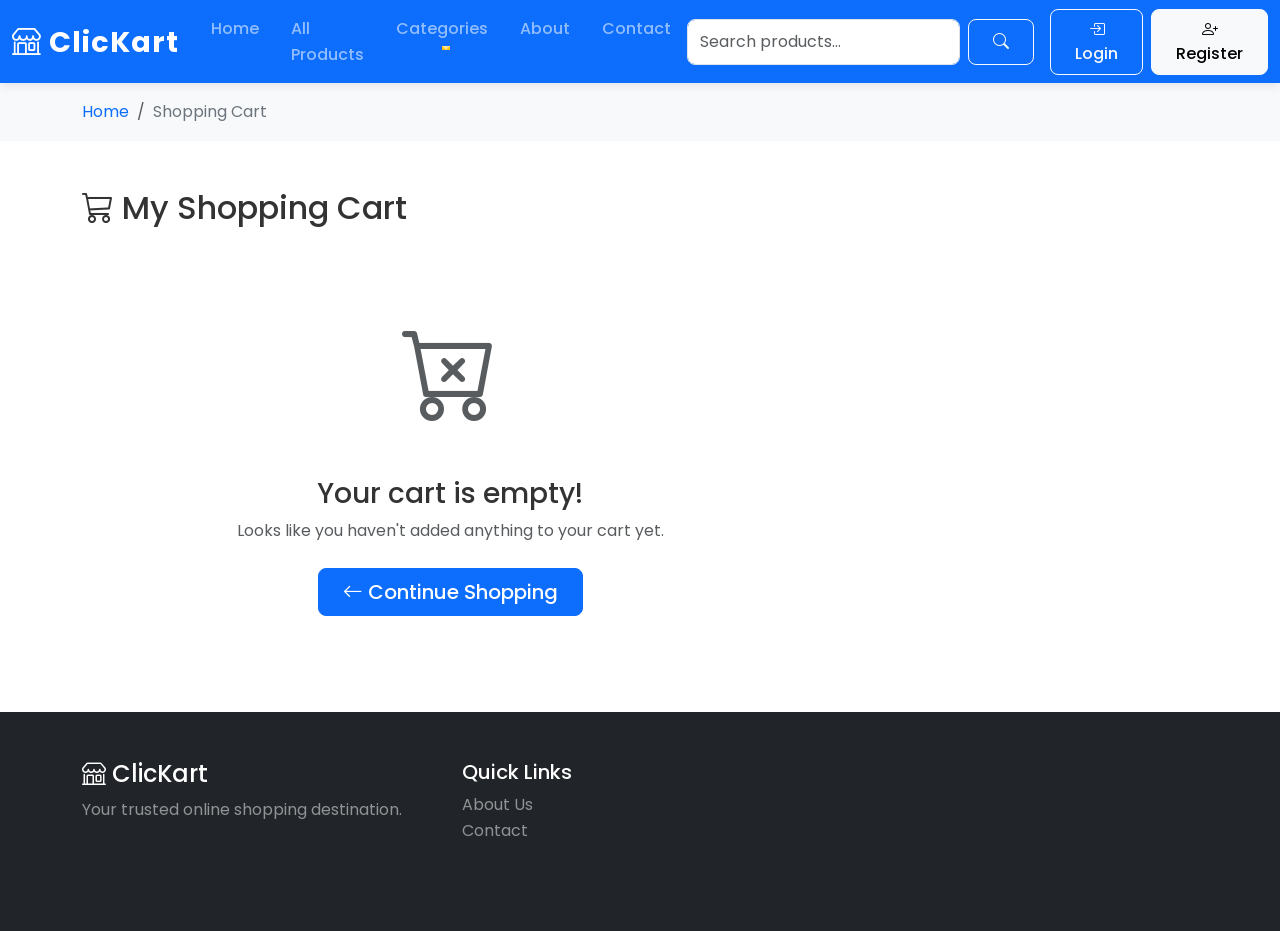
<file: html/cart.html>
<!DOCTYPE html>
<html lang="en">
<head>
    <meta charset="UTF-8">
    <meta name="viewport" content="width=device-width, initial-scale=1.0">
    <title>Shopping Cart - ClicKart</title>
    <link href="https://cdn.jsdelivr.net/npm/bootstrap@5.3.2/dist/css/bootstrap.min.css" rel="stylesheet">
    <link rel="stylesheet" href="https://cdn.jsdelivr.net/npm/bootstrap-icons@1.11.1/font/bootstrap-icons.css">
    <link rel="stylesheet" href="/css/styles.css">
</head>
<body>
    <!-- Navigation Bar -->
    <nav class="navbar navbar-expand-lg navbar-dark bg-primary sticky-top">
        <div class="container-fluid">
            <a class="navbar-brand fw-bold" href="index.html">
                <i class="bi bi-shop"></i> ClicKart
            </a>
            
            <button class="navbar-toggler" type="button" data-bs-toggle="collapse" data-bs-target="#mainNav">
                <span class="navbar-toggler-icon"></span>
            </button>
            
            <div class="collapse navbar-collapse" id="mainNav">
                <ul class="navbar-nav me-auto mb-2 mb-lg-0">
                    <li class="nav-item">
                        <a class="nav-link" href="index.html">Home</a>
                    </li>
                    <li class="nav-item">
                        <a class="nav-link" href="products.html">All Products</a>
                    </li>
                    <li class="nav-item dropdown">
                        <a class="nav-link dropdown-toggle" href="#" data-bs-toggle="dropdown">
                            Categories
                        </a>
                        <ul class="dropdown-menu">
                            <li><a class="dropdown-item" href="products.html?category=electronics">
                                <i class="bi bi-phone"></i> Electronics
                            </a></li>
                            <li><a class="dropdown-item" href="products.html?category=fashion">
                                <i class="bi bi-bag"></i> Fashion
                            </a></li>
                            <li><a class="dropdown-item" href="products.html?category=footwear">
                                <i class="bi bi-bag-check"></i> Footwear
                            </a></li>
                            <li><a class="dropdown-item" href="products.html?category=home">
                                <i class="bi bi-house"></i> Home & Furniture
                            </a></li>
                            <li><a class="dropdown-item" href="products.html?category=beauty">
                                <i class="bi bi-heart"></i> Beauty & Care
                            </a></li>
                            <li><a class="dropdown-item" href="products.html?category=sports">
                                <i class="bi bi-trophy"></i> Sports & Fitness
                            </a></li>
                            <li><a class="dropdown-item" href="products.html?category=books">
                                <i class="bi bi-book"></i> Books & Stationery
                            </a></li>
                        </ul>
                    </li>
                    <li class="nav-item">
                        <a class="nav-link" href="about.html">About</a>
                    </li>
                    <li class="nav-item">
                        <a class="nav-link" href="contact.html">Contact</a>
                    </li>
                </ul>
                
                <!-- Search Bar -->
                <form class="d-flex me-3" onsubmit="searchProducts(event)">
                    <input class="form-control me-2" type="search" id="navSearchInput" placeholder="Search products..." style="min-width: 250px;">
                    <button class="btn btn-outline-light" type="submit">
                        <i class="bi bi-search"></i>
                    </button>
                </form>
                
                <!-- User Actions - Logged Out -->
                <div class="d-flex gap-2" id="loggedOutNav">
                    <button class="btn btn-outline-light" data-bs-toggle="modal" data-bs-target="#loginModal">
                        <i class="bi bi-box-arrow-in-right"></i> Login
                    </button>
                    <button class="btn btn-light" data-bs-toggle="modal" data-bs-target="#registerModal">
                        <i class="bi bi-person-plus"></i> Register
                    </button>
                </div>

                <!-- User Actions - Logged In -->
                <div class="dropdown" id="loggedInNav" style="display: none;">
                    <button class="btn btn-light dropdown-toggle" type="button" data-bs-toggle="dropdown">
                        <i class="bi bi-person-circle"></i> <span id="userNameDisplay">User</span>
                    </button>
                    <ul class="dropdown-menu dropdown-menu-end">
                        <li><h6 class="dropdown-header">Hello, <span id="userNameDropdown">User</span>!</h6></li>
                        <li><hr class="dropdown-divider"></li>
                        <li><a class="dropdown-item" href="#" onclick="viewProfile()">
                            <i class="bi bi-person"></i> My Account
                        </a></li>
                        <li><a class="dropdown-item position-relative" href="wishlist.html">
                            <i class="bi bi-heart"></i> My Wishlist
                            <span id="wishlistBadge" class="position-absolute top-50 end-0 translate-middle-y badge rounded-pill bg-danger me-2">0</span>
                        </a></li>
                        <li><a class="dropdown-item position-relative" href="cart.html">
                            <i class="bi bi-cart3"></i> My Cart
                            <span id="cartBadge" class="position-absolute top-50 end-0 translate-middle-y badge rounded-pill bg-danger me-2">0</span>
                        </a></li>
                        <li><a class="dropdown-item" href="#" onclick="viewOrders()">
                            <i class="bi bi-box-seam"></i> My Orders
                        </a></li>
                        <li><hr class="dropdown-divider"></li>
                        <li><a class="dropdown-item text-danger" href="#" onclick="logout()">
                            <i class="bi bi-box-arrow-right"></i> Logout
                        </a></li>
                    </ul>
                </div>
            </div>
        </div>
    </nav>

    <!-- Breadcrumb -->
    <section class="py-3 bg-light">
        <div class="container">
            <nav aria-label="breadcrumb">
                <ol class="breadcrumb mb-0">
                    <li class="breadcrumb-item"><a href="index.html">Home</a></li>
                    <li class="breadcrumb-item active">Shopping Cart</li>
                </ol>
            </nav>
        </div>
    </section>

    <!-- Shopping Cart Section -->
    <section class="py-5">
        <div class="container">
            <h2 class="mb-4"><i class="bi bi-cart3"></i> My Shopping Cart</h2>
            
            <div class="row">
                <!-- Cart Items -->
                <div class="col-lg-8">
                    <!-- Cart Items Container -->
                    <div id="cartItemsContainer">
                        <!-- Items loaded by JavaScript -->
                    </div>

                    <!-- Empty Cart State -->
                    <div id="emptyCart" class="text-center py-5 d-none">
                        <i class="bi bi-cart-x text-muted" style="font-size: 6rem;"></i>
                        <h3 class="mt-4">Your cart is empty!</h3>
                        <p class="text-muted mb-4">Looks like you haven't added anything to your cart yet.</p>
                        <a href="products.html" class="btn btn-primary btn-lg">
                            <i class="bi bi-arrow-left"></i> Continue Shopping
                        </a>
                    </div>

                    <!-- Continue Shopping Button (when cart has items) -->
                    <div id="continueShoppingBtn" class="mt-3 d-none">
                        <a href="products.html" class="btn btn-outline-primary">
                            <i class="bi bi-arrow-left"></i> Continue Shopping
                        </a>
                    </div>
                </div>

                <!-- Cart Summary -->
                <div class="col-lg-4">
                    <div id="cartSummary" class="sticky-top d-none" style="top: 100px;">
                        <div class="card shadow-sm">
                            <div class="card-header bg-primary text-white">
                                <h5 class="mb-0">Order Summary</h5>
                            </div>
                            <div class="card-body">
                                <!-- Price Details -->
                                <div class="d-flex justify-content-between mb-2">
                                    <span>Subtotal (<span id="totalItems">0</span> items)</span>
                                    <span>₹<span id="subtotalAmount">0</span></span>
                                </div>
                                <div class="d-flex justify-content-between mb-2">
                                    <span>Shipping</span>
                                    <span class="text-success" id="shippingAmount">FREE</span>
                                </div>
                                <div class="d-flex justify-content-between mb-2">
                                    <span>Tax (18% GST)</span>
                                    <span>₹<span id="taxAmount">0</span></span>
                                </div>
                                <hr>
                                <div class="d-flex justify-content-between mb-3">
                                    <h5 class="mb-0">Total Amount</h5>
                                    <h5 class="mb-0 text-success">₹<span id="totalAmount">0</span></h5>
                                </div>

                                <!-- Discount Badge -->
                                <div class="alert alert-success mb-3" id="freeShippingBadge" style="display: none;">
                                    <i class="bi bi-check-circle-fill"></i> You've got FREE shipping!
                                </div>
                                <div class="alert alert-warning mb-3" id="shippingWarning" style="display: none;">
                                    <i class="bi bi-info-circle-fill"></i> Add ₹<span id="amountNeeded">0</span> more for FREE shipping
                                </div>

                                <!-- Checkout Button -->
                                <button class="btn btn-success w-100 btn-lg mb-2" onclick="proceedToCheckout()">
                                    <i class="bi bi-check-circle"></i> Proceed to Checkout
                                </button>

                                <!-- Promo Code -->
                                <div class="mt-3">
                                    <div class="input-group">
                                        <input type="text" class="form-control" id="promoCode" placeholder="Enter promo code">
                                        <button class="btn btn-outline-secondary" type="button" onclick="applyPromoCode()">
                                            Apply
                                        </button>
                                    </div>
                                </div>

                                <!-- Payment Icons -->
                                <div class="text-center mt-3">
                                    <small class="text-muted">We Accept</small>
                                    <div class="mt-2">
                                        <i class="bi bi-credit-card-2-front fs-4 me-2"></i>
                                        <i class="bi bi-paypal fs-4 me-2"></i>
                                        <i class="bi bi-wallet2 fs-4"></i>
                                    </div>
                                </div>
                            </div>
                        </div>

                        <!-- Safe Shopping -->
                        <div class="card mt-3 shadow-sm">
                            <div class="card-body">
                                <h6 class="card-title"><i class="bi bi-shield-check text-success"></i> Safe & Secure</h6>
                                <ul class="list-unstyled small mb-0">
                                    <li><i class="bi bi-check-circle text-success"></i> 100% Secure Payments</li>
                                    <li><i class="bi bi-check-circle text-success"></i> Easy Returns & Refunds</li>
                                    <li><i class="bi bi-check-circle text-success"></i> Genuine Products</li>
                                </ul>
                            </div>
                        </div>
                    </div>
                </div>
            </div>

            <!-- You May Also Like -->
            <div id="suggestedProducts" class="mt-5 d-none">
                <h4 class="mb-4">You May Also Like</h4>
                <div id="suggestedProductsContainer" class="row row-cols-2 row-cols-md-4 g-3">
                    <!-- Suggested products loaded by JS -->
                </div>
            </div>
        </div>
    </section>

    <!-- Footer -->
    <footer class="bg-dark text-white py-5">
        <div class="container">
            <div class="row">
                <div class="col-lg-4 mb-4">
                    <h4><i class="bi bi-shop"></i> ClicKart</h4>
                    <p class="text-white-50">Your trusted online shopping destination.</p>
                </div>
                <div class="col-lg-2 col-md-6 mb-4">
                    <h5>Quick Links</h5>
                    <ul class="list-unstyled">
                        <li><a href="about.html" class="text-white-50 text-decoration-none">About Us</a></li>
                        <li><a href="contact.html" class="text-white-50 text-decoration-none">Contact</a></li>
                    </ul>
                </div>
            </div>
        </div>
    </footer>

    <!-- Login Modal -->
    <div class="modal fade" id="loginModal" tabindex="-1">
        <div class="modal-dialog modal-dialog-centered">
            <div class="modal-content">
                <div class="modal-header">
                    <h5 class="modal-title"><i class="bi bi-box-arrow-in-right"></i> Login</h5>
                    <button type="button" class="btn-close" data-bs-dismiss="modal"></button>
                </div>
                <div class="modal-body">
                    <form id="loginForm" onsubmit="handleLogin(event)">
                        <div class="mb-3">
                            <input type="email" class="form-control" id="loginEmail" placeholder="Email" required>
                        </div>
                        <div class="mb-3">
                            <input type="password" class="form-control" id="loginPassword" placeholder="Password" required>
                        </div>
                        <button type="submit" class="btn btn-primary w-100">Login</button>
                    </form>
                    <div class="text-center mt-3">
                        <p class="mb-0">Don't have an account? 
                            <a href="#" data-bs-dismiss="modal" data-bs-toggle="modal" data-bs-target="#registerModal">Register here</a>
                        </p>
                    </div>
                </div>
            </div>
        </div>
    </div>

    <!-- Register Modal -->
    <div class="modal fade" id="registerModal" tabindex="-1">
        <div class="modal-dialog modal-dialog-centered">
            <div class="modal-content">
                <div class="modal-header">
                    <h5 class="modal-title"><i class="bi bi-person-plus"></i> Create Account</h5>
                    <button type="button" class="btn-close" data-bs-dismiss="modal"></button>
                </div>
                <div class="modal-body">
                    <form id="registerForm" onsubmit="handleRegister(event)">
                        <div class="mb-3">
                            <input type="text" class="form-control" id="registerName" placeholder="Full Name" required>
                        </div>
                        <div class="mb-3">
                            <input type="email" class="form-control" id="registerEmail" placeholder="Email" required>
                        </div>
                        <div class="mb-3">
                            <input type="tel" class="form-control" id="registerPhone" placeholder="Phone" pattern="[0-9]{10}" required>
                        </div>
                        <div class="mb-3">
                            <input type="password" class="form-control" id="registerPassword" placeholder="Password" minlength="6" required>
                        </div>
                        <div class="mb-3">
                            <input type="password" class="form-control" id="registerConfirmPassword" placeholder="Confirm Password" required>
                        </div>
                        <button type="submit" class="btn btn-primary w-100">Create Account</button>
                    </form>
                    <div class="text-center mt-3">
                        <p class="mb-0">Already have an account? 
                            <a href="#" data-bs-dismiss="modal" data-bs-toggle="modal" data-bs-target="#loginModal">Login here</a>
                        </p>
                    </div>
                </div>
            </div>
        </div>
    </div>

    <!-- Toast -->
    <div class="position-fixed bottom-0 end-0 p-3" style="z-index: 11">
        <div id="liveToast" class="toast hide">
            <div class="toast-header bg-success text-white">
                <strong class="me-auto">Success</strong>
                <button type="button" class="btn-close btn-close-white" data-bs-dismiss="toast"></button>
            </div>
            <div class="toast-body" id="toastMessage"></div>
        </div>
    </div>

    <script src="https://cdn.jsdelivr.net/npm/bootstrap@5.3.2/dist/js/bootstrap.bundle.min.js"></script>
    <script src="/js/products-data.js"></script>
    <script src="/js/script.js"></script>
    <script>
        document.addEventListener('DOMContentLoaded', function() {
            displayCartPage();
        });
    </script>
</body>
</html>
</file>
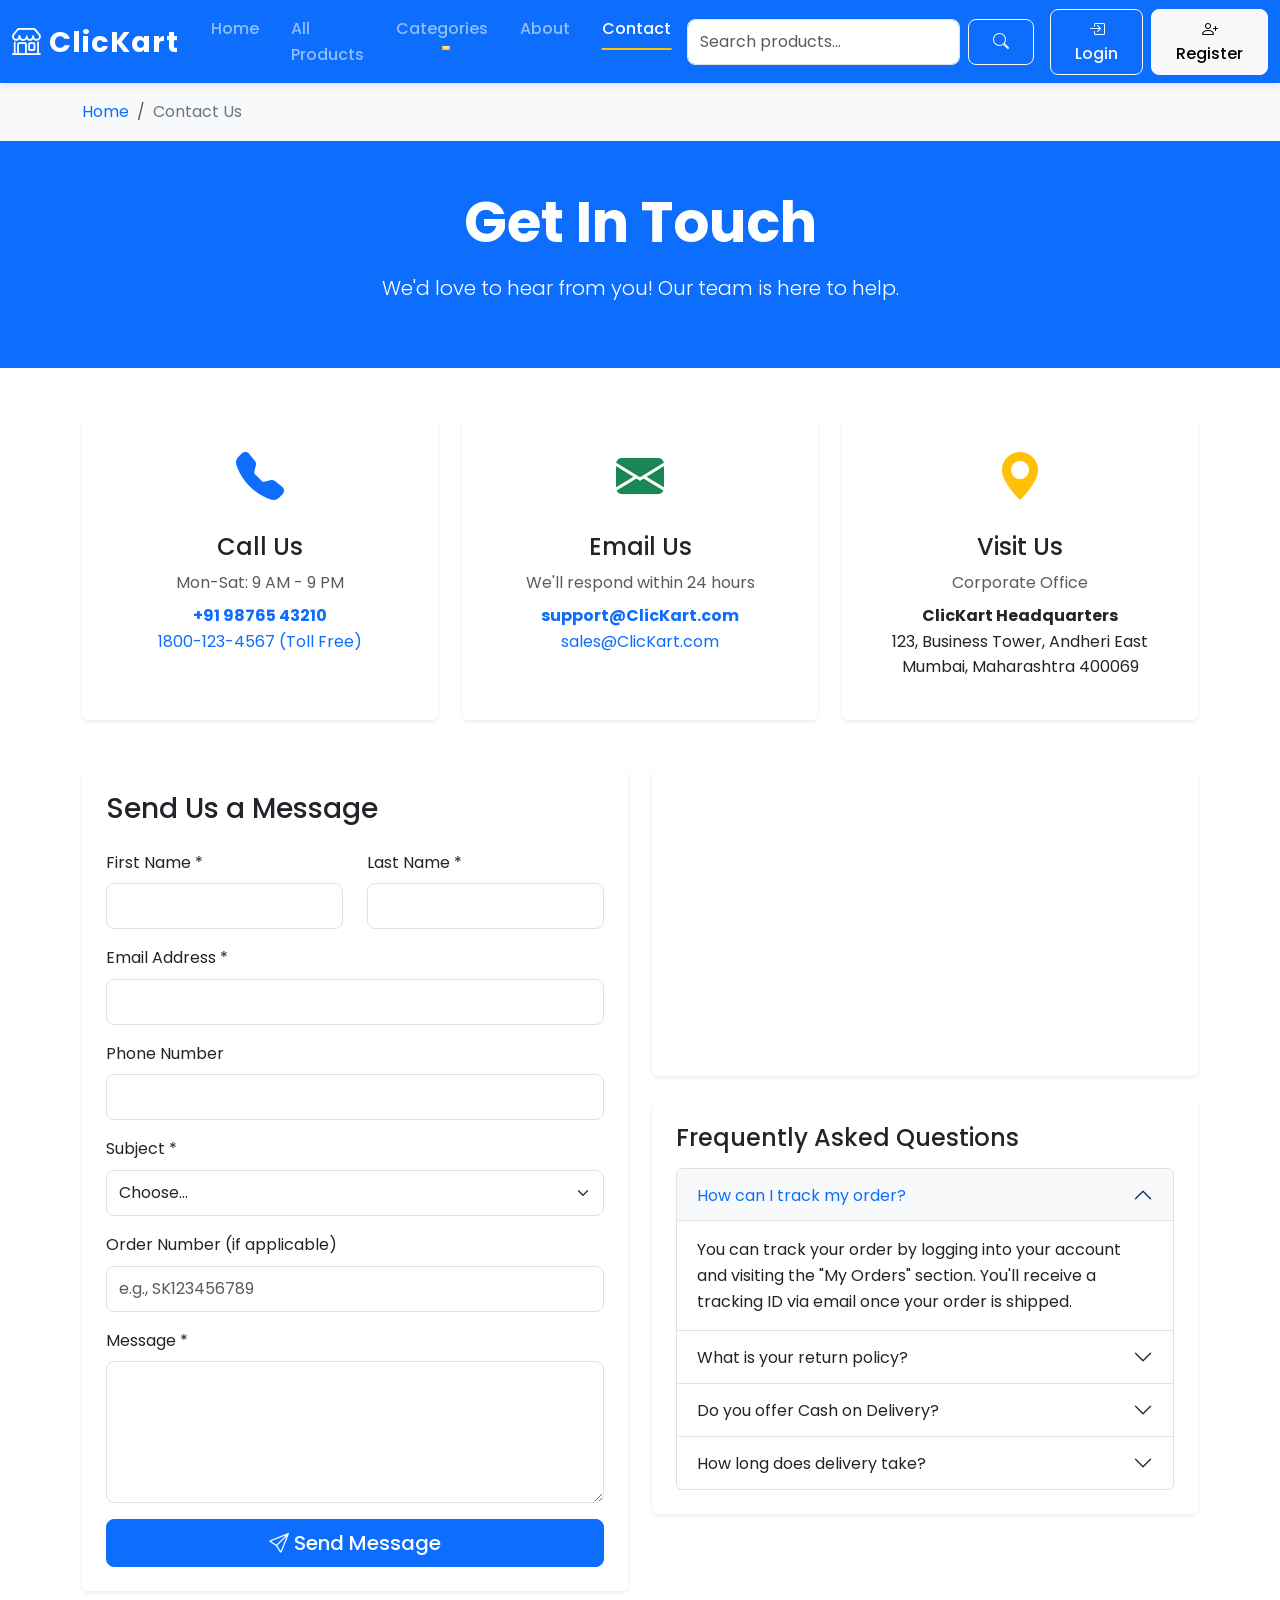
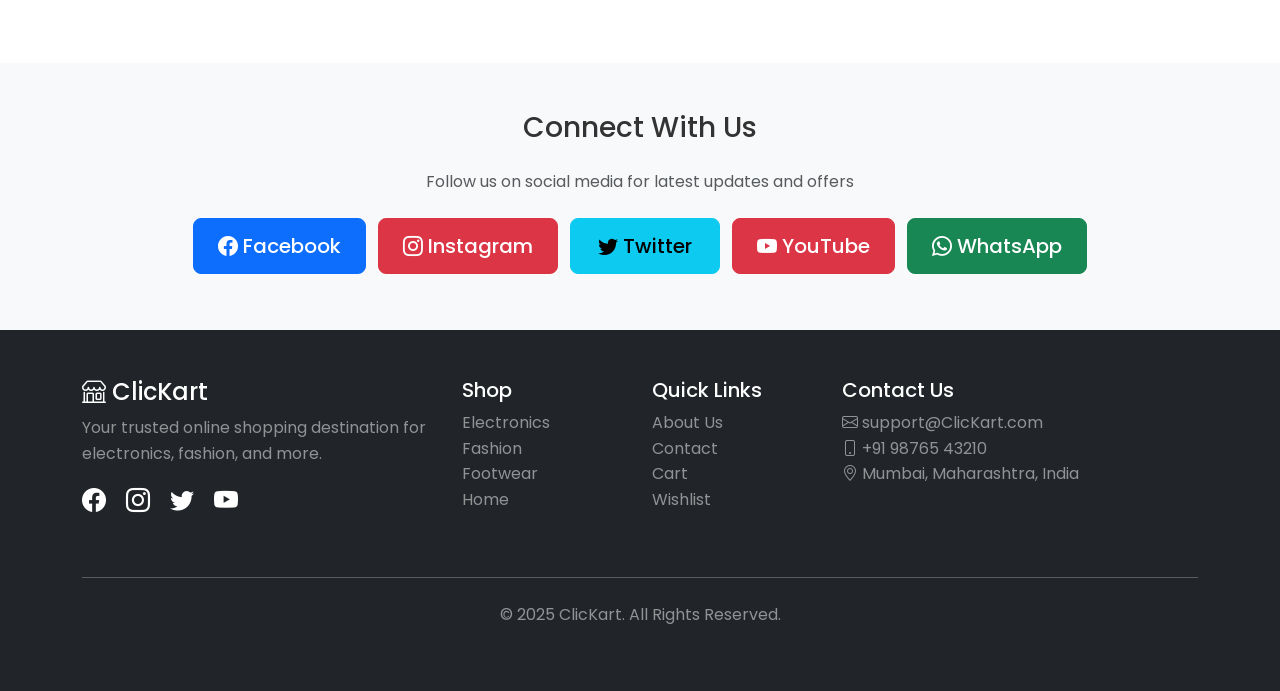
<file: html/contact.html>
<!DOCTYPE html>
<html lang="en">
<head>
    <meta charset="UTF-8">
    <meta name="viewport" content="width=device-width, initial-scale=1.0">
    <title>Contact Us - ClicKart</title>
    <link href="https://cdn.jsdelivr.net/npm/bootstrap@5.3.2/dist/css/bootstrap.min.css" rel="stylesheet">
    <link rel="stylesheet" href="https://cdn.jsdelivr.net/npm/bootstrap-icons@1.11.1/font/bootstrap-icons.css">
    <link rel="stylesheet" href="/css/styles.css">
</head>
<body>
    <!-- Navigation Bar -->
    <nav class="navbar navbar-expand-lg navbar-dark bg-primary sticky-top">
        <div class="container-fluid">
            <a class="navbar-brand fw-bold" href="index.html">
                <i class="bi bi-shop"></i> ClicKart
            </a>
            
            <button class="navbar-toggler" type="button" data-bs-toggle="collapse" data-bs-target="#mainNav">
                <span class="navbar-toggler-icon"></span>
            </button>
            
            <div class="collapse navbar-collapse" id="mainNav">
                <ul class="navbar-nav me-auto mb-2 mb-lg-0">
                    <li class="nav-item">
                        <a class="nav-link" href="index.html">Home</a>
                    </li>
                    <li class="nav-item">
                        <a class="nav-link" href="products.html">All Products</a>
                    </li>
                    <li class="nav-item dropdown">
                        <a class="nav-link dropdown-toggle" href="#" data-bs-toggle="dropdown">
                            Categories
                        </a>
                        <ul class="dropdown-menu">
                            <li><a class="dropdown-item" href="products.html?category=electronics">
                                <i class="bi bi-phone"></i> Electronics
                            </a></li>
                            <li><a class="dropdown-item" href="products.html?category=fashion">
                                <i class="bi bi-bag"></i> Fashion
                            </a></li>
                            <li><a class="dropdown-item" href="products.html?category=footwear">
                                <i class="bi bi-bag-check"></i> Footwear
                            </a></li>
                            <li><a class="dropdown-item" href="products.html?category=home">
                                <i class="bi bi-house"></i> Home & Furniture
                            </a></li>
                            <li><a class="dropdown-item" href="products.html?category=beauty">
                                <i class="bi bi-heart"></i> Beauty & Care
                            </a></li>
                            <li><a class="dropdown-item" href="products.html?category=sports">
                                <i class="bi bi-trophy"></i> Sports & Fitness
                            </a></li>
                            <li><a class="dropdown-item" href="products.html?category=books">
                                <i class="bi bi-book"></i> Books & Stationery
                            </a></li>
                        </ul>
                    </li>
                    <li class="nav-item">
                        <a class="nav-link" href="about.html">About</a>
                    </li>
                    <li class="nav-item">
                        <a class="nav-link active" href="contact.html">Contact</a>
                    </li>
                </ul>
                
                <!-- Search Bar -->
                <form class="d-flex me-3" onsubmit="searchProducts(event)">
                    <input class="form-control me-2" type="search" id="navSearchInput" placeholder="Search products..." style="min-width: 250px;">
                    <button class="btn btn-outline-light" type="submit">
                        <i class="bi bi-search"></i>
                    </button>
                </form>
                
                <!-- User Actions - Logged Out -->
                <div class="d-flex gap-2" id="loggedOutNav">
                    <button class="btn btn-outline-light" data-bs-toggle="modal" data-bs-target="#loginModal">
                        <i class="bi bi-box-arrow-in-right"></i> Login
                    </button>
                    <button class="btn btn-light" data-bs-toggle="modal" data-bs-target="#registerModal">
                        <i class="bi bi-person-plus"></i> Register
                    </button>
                </div>

                <!-- User Actions - Logged In -->
                <div class="dropdown" id="loggedInNav" style="display: none;">
                    <button class="btn btn-light dropdown-toggle" type="button" data-bs-toggle="dropdown">
                        <i class="bi bi-person-circle"></i> <span id="userNameDisplay">User</span>
                    </button>
                    <ul class="dropdown-menu dropdown-menu-end">
                        <li><h6 class="dropdown-header">Hello, <span id="userNameDropdown">User</span>!</h6></li>
                        <li><hr class="dropdown-divider"></li>
                        <li><a class="dropdown-item" href="#" onclick="viewProfile()">
                            <i class="bi bi-person"></i> My Account
                        </a></li>
                        <li><a class="dropdown-item position-relative" href="wishlist.html">
                            <i class="bi bi-heart"></i> My Wishlist
                            <span id="wishlistBadge" class="position-absolute top-50 end-0 translate-middle-y badge rounded-pill bg-danger me-2">0</span>
                        </a></li>
                        <li><a class="dropdown-item position-relative" href="cart.html">
                            <i class="bi bi-cart3"></i> My Cart
                            <span id="cartBadge" class="position-absolute top-50 end-0 translate-middle-y badge rounded-pill bg-danger me-2">0</span>
                        </a></li>
                        <li><a class="dropdown-item" href="#" onclick="viewOrders()">
                            <i class="bi bi-box-seam"></i> My Orders
                        </a></li>
                        <li><hr class="dropdown-divider"></li>
                        <li><a class="dropdown-item text-danger" href="#" onclick="logout()">
                            <i class="bi bi-box-arrow-right"></i> Logout
                        </a></li>
                    </ul>
                </div>
            </div>
        </div>
    </nav>

    <!-- Breadcrumb -->
    <section class="py-3 bg-light">
        <div class="container">
            <nav aria-label="breadcrumb">
                <ol class="breadcrumb mb-0">
                    <li class="breadcrumb-item"><a href="index.html">Home</a></li>
                    <li class="breadcrumb-item active">Contact Us</li>
                </ol>
            </nav>
        </div>
    </section>

    <!-- Contact Header -->
    <section class="py-5 bg-primary text-white">
        <div class="container text-center">
            <h1 class="display-4 fw-bold mb-3">Get In Touch</h1>
            <p class="lead">We'd love to hear from you! Our team is here to help.</p>
        </div>
    </section>

    <!-- Contact Information Cards -->
    <section class="py-5">
        <div class="container">
            <div class="row g-4 mb-5">
                <div class="col-md-4">
                    <div class="card h-100 text-center border-0 shadow-sm">
                        <div class="card-body p-4">
                            <i class="bi bi-telephone-fill text-primary" style="font-size: 3rem;"></i>
                            <h4 class="mt-3">Call Us</h4>
                            <p class="text-muted mb-2">Mon-Sat: 9 AM - 9 PM</p>
                            <a href="tel:+919876543210" class="text-decoration-none fw-bold">+91 98765 43210</a><br>
                            <a href="tel:18001234567" class="text-decoration-none">1800-123-4567 (Toll Free)</a>
                        </div>
                    </div>
                </div>
                <div class="col-md-4">
                    <div class="card h-100 text-center border-0 shadow-sm">
                        <div class="card-body p-4">
                            <i class="bi bi-envelope-fill text-success" style="font-size: 3rem;"></i>
                            <h4 class="mt-3">Email Us</h4>
                            <p class="text-muted mb-2">We'll respond within 24 hours</p>
                            <a href="mailto:support@ClicKart.com" class="text-decoration-none fw-bold">support@ClicKart.com</a><br>
                            <a href="mailto:sales@ClicKart.com" class="text-decoration-none">sales@ClicKart.com</a>
                        </div>
                    </div>
                </div>
                <div class="col-md-4">
                    <div class="card h-100 text-center border-0 shadow-sm">
                        <div class="card-body p-4">
                            <i class="bi bi-geo-alt-fill text-warning" style="font-size: 3rem;"></i>
                            <h4 class="mt-3">Visit Us</h4>
                            <p class="text-muted mb-2">Corporate Office</p>
                            <p class="fw-bold mb-0">ClicKart Headquarters</p>
                            <p>123, Business Tower, Andheri East<br>Mumbai, Maharashtra 400069</p>
                        </div>
                    </div>
                </div>
            </div>

            <!-- Contact Form & Map -->
            <div class="row">
                <div class="col-lg-6 mb-4">
                    <div class="card border-0 shadow-sm">
                        <div class="card-body p-4">
                            <h3 class="mb-4">Send Us a Message</h3>
                            <form id="contactForm" class="needs-validation" novalidate>
                                <div class="row">
                                    <div class="col-md-6 mb-3">
                                        <label for="firstName" class="form-label">First Name *</label>
                                        <input type="text" class="form-control" id="firstName" required>
                                        <div class="invalid-feedback">Please enter your first name.</div>
                                    </div>
                                    <div class="col-md-6 mb-3">
                                        <label for="lastName" class="form-label">Last Name *</label>
                                        <input type="text" class="form-control" id="lastName" required>
                                        <div class="invalid-feedback">Please enter your last name.</div>
                                    </div>
                                </div>
                                <div class="mb-3">
                                    <label for="email" class="form-label">Email Address *</label>
                                    <input type="email" class="form-control" id="email" required>
                                    <div class="invalid-feedback">Please enter a valid email.</div>
                                </div>
                                <div class="mb-3">
                                    <label for="phone" class="form-label">Phone Number</label>
                                    <input type="tel" class="form-control" id="phone" pattern="[0-9]{10}">
                                    <div class="invalid-feedback">Please enter a valid 10-digit phone number.</div>
                                </div>
                                <div class="mb-3">
                                    <label for="subject" class="form-label">Subject *</label>
                                    <select class="form-select" id="subject" required>
                                        <option value="">Choose...</option>
                                        <option value="order">Order Related Query</option>
                                        <option value="product">Product Inquiry</option>
                                        <option value="return">Return/Exchange</option>
                                        <option value="complaint">Complaint</option>
                                        <option value="feedback">Feedback</option>
                                        <option value="other">Other</option>
                                    </select>
                                    <div class="invalid-feedback">Please select a subject.</div>
                                </div>
                                <div class="mb-3">
                                    <label for="orderNumber" class="form-label">Order Number (if applicable)</label>
                                    <input type="text" class="form-control" id="orderNumber" placeholder="e.g., SK123456789">
                                </div>
                                <div class="mb-3">
                                    <label for="message" class="form-label">Message *</label>
                                    <textarea class="form-control" id="message" rows="5" required></textarea>
                                    <div class="invalid-feedback">Please enter your message.</div>
                                </div>
                                <button type="submit" class="btn btn-primary btn-lg w-100">
                                    <i class="bi bi-send"></i> Send Message
                                </button>
                            </form>
                        </div>
                    </div>
                </div>

                <!-- Map & Additional Info -->
                <div class="col-lg-6">
                    <div class="card border-0 shadow-sm mb-4">
                        <div class="card-body p-0">
                            <iframe src="https://www.google.com/maps/embed?pb=!1m18!1m12!1m3!1d241317.11609823277!2d72.71637344453125!3d19.082177500000006!2m3!1f0!2f0!3f0!3m2!1i1024!2i768!4f13.1!3m3!1m2!1s0x3be7c6306644edc1%3A0x5da4ed8f8d648c69!2sMumbai%2C%20Maharashtra!5e0!3m2!1sen!2sin!4v1234567890" width="100%" height="300" style="border:0;" allowfullscreen="" loading="lazy" class="rounded-top"></iframe>
                        </div>
                    </div>

                    <!-- FAQ Accordion -->
                    <div class="card border-0 shadow-sm">
                        <div class="card-body p-4">
                            <h4 class="mb-3">Frequently Asked Questions</h4>
                            <div class="accordion" id="faqAccordion">
                                <div class="accordion-item">
                                    <h2 class="accordion-header">
                                        <button class="accordion-button" type="button" data-bs-toggle="collapse" data-bs-target="#faq1">
                                            How can I track my order?
                                        </button>
                                    </h2>
                                    <div id="faq1" class="accordion-collapse collapse show" data-bs-parent="#faqAccordion">
                                        <div class="accordion-body">
                                            You can track your order by logging into your account and visiting the "My Orders" section. You'll receive a tracking ID via email once your order is shipped.
                                        </div>
                                    </div>
                                </div>
                                <div class="accordion-item">
                                    <h2 class="accordion-header">
                                        <button class="accordion-button collapsed" type="button" data-bs-toggle="collapse" data-bs-target="#faq2">
                                            What is your return policy?
                                        </button>
                                    </h2>
                                    <div id="faq2" class="accordion-collapse collapse" data-bs-parent="#faqAccordion">
                                        <div class="accordion-body">
                                            We offer a 30-day return policy for most products. Items must be unused and in original packaging. Return shipping is free for defective items.
                                        </div>
                                    </div>
                                </div>
                                <div class="accordion-item">
                                    <h2 class="accordion-header">
                                        <button class="accordion-button collapsed" type="button" data-bs-toggle="collapse" data-bs-target="#faq3">
                                            Do you offer Cash on Delivery?
                                        </button>
                                    </h2>
                                    <div id="faq3" class="accordion-collapse collapse" data-bs-parent="#faqAccordion">
                                        <div class="accordion-body">
                                            Yes, Cash on Delivery (COD) is available for orders below ₹50,000 in select locations. A nominal COD fee may apply.
                                        </div>
                                    </div>
                                </div>
                                <div class="accordion-item">
                                    <h2 class="accordion-header">
                                        <button class="accordion-button collapsed" type="button" data-bs-toggle="collapse" data-bs-target="#faq4">
                                            How long does delivery take?
                                        </button>
                                    </h2>
                                    <div id="faq4" class="accordion-collapse collapse" data-bs-parent="#faqAccordion">
                                        <div class="accordion-body">
                                            Standard delivery takes 3-7 business days. Express delivery options are available at checkout for faster shipping.
                                        </div>
                                    </div>
                                </div>
                            </div>
                        </div>
                    </div>
                </div>
            </div>
        </div>
    </section>

    <!-- Social Media Section -->
    <section class="py-5 bg-light">
        <div class="container text-center">
            <h3 class="mb-4">Connect With Us</h3>
            <p class="text-muted mb-4">Follow us on social media for latest updates and offers</p>
            <div class="social-icons-large">
                <a href="#" class="btn btn-primary btn-lg me-2 mb-2">
                    <i class="bi bi-facebook"></i> Facebook
                </a>
                <a href="#" class="btn btn-danger btn-lg me-2 mb-2">
                    <i class="bi bi-instagram"></i> Instagram
                </a>
                <a href="#" class="btn btn-info btn-lg me-2 mb-2">
                    <i class="bi bi-twitter"></i> Twitter
                </a>
                <a href="#" class="btn btn-danger btn-lg me-2 mb-2">
                    <i class="bi bi-youtube"></i> YouTube
                </a>
                <a href="#" class="btn btn-success btn-lg mb-2">
                    <i class="bi bi-whatsapp"></i> WhatsApp
                </a>
            </div>
        </div>
    </section>

    <!-- Footer -->
    <footer class="bg-dark text-white py-5">
        <div class="container">
            <div class="row">
                <div class="col-lg-4 mb-4">
                    <h4><i class="bi bi-shop"></i> ClicKart</h4>
                    <p class="text-white-50">Your trusted online shopping destination for electronics, fashion, and more.</p>
                    <div class="social-icons mt-3">
                        <a href="#" class="text-white me-3"><i class="bi bi-facebook fs-4"></i></a>
                        <a href="#" class="text-white me-3"><i class="bi bi-instagram fs-4"></i></a>
                        <a href="#" class="text-white me-3"><i class="bi bi-twitter fs-4"></i></a>
                        <a href="#" class="text-white"><i class="bi bi-youtube fs-4"></i></a>
                    </div>
                </div>
                <div class="col-lg-2 col-md-6 mb-4">
                    <h5>Shop</h5>
                    <ul class="list-unstyled">
                        <li><a href="products.html?category=electronics" class="text-white-50 text-decoration-none">Electronics</a></li>
                        <li><a href="products.html?category=fashion" class="text-white-50 text-decoration-none">Fashion</a></li>
                        <li><a href="products.html?category=footwear" class="text-white-50 text-decoration-none">Footwear</a></li>
                        <li><a href="products.html?category=home" class="text-white-50 text-decoration-none">Home</a></li>
                    </ul>
                </div>
                <div class="col-lg-2 col-md-6 mb-4">
                    <h5>Quick Links</h5>
                    <ul class="list-unstyled">
                        <li><a href="about.html" class="text-white-50 text-decoration-none">About Us</a></li>
                        <li><a href="contact.html" class="text-white-50 text-decoration-none">Contact</a></li>
                        <li><a href="cart.html" class="text-white-50 text-decoration-none">Cart</a></li>
                        <li><a href="wishlist.html" class="text-white-50 text-decoration-none">Wishlist</a></li>
                    </ul>
                </div>
                <div class="col-lg-4">
                    <h5>Contact Us</h5>
                    <p class="text-white-50">
                        <i class="bi bi-envelope"></i> support@ClicKart.com<br>
                        <i class="bi bi-phone"></i> +91 98765 43210<br>
                        <i class="bi bi-geo-alt"></i> Mumbai, Maharashtra, India
                    </p>
                </div>
            </div>
            <hr class="bg-white my-4">
            <div class="text-center text-white-50">
                <p>&copy; 2025 ClicKart. All Rights Reserved.</p>
            </div>
        </div>
    </footer>

    <!-- Modals -->
    <div class="modal fade" id="loginModal" tabindex="-1">
        <div class="modal-dialog modal-dialog-centered">
            <div class="modal-content">
                <div class="modal-header">
                    <h5 class="modal-title">Login</h5>
                    <button type="button" class="btn-close" data-bs-dismiss="modal"></button>
                </div>
                <div class="modal-body">
                    <form id="loginForm" onsubmit="handleLogin(event)">
                        <div class="mb-3">
                            <input type="email" class="form-control" id="loginEmail" placeholder="Email" required>
                        </div>
                        <div class="mb-3">
                            <input type="password" class="form-control" id="loginPassword" placeholder="Password" required>
                        </div>
                        <button type="submit" class="btn btn-primary w-100">Login</button>
                    </form>
                    <div class="text-center mt-3">
                        <p class="mb-0">Don't have an account? 
                            <a href="#" data-bs-dismiss="modal" data-bs-toggle="modal" data-bs-target="#registerModal">Register here</a>
                        </p>
                    </div>
                </div>
            </div>
        </div>
    </div>

    <div class="modal fade" id="registerModal" tabindex="-1">
        <div class="modal-dialog modal-dialog-centered">
            <div class="modal-content">
                <div class="modal-header">
                    <h5 class="modal-title">Create Account</h5>
                    <button type="button" class="btn-close" data-bs-dismiss="modal"></button>
                </div>
                <div class="modal-body">
                    <form id="registerForm" onsubmit="handleRegister(event)">
                        <div class="mb-3">
                            <input type="text" class="form-control" id="registerName" placeholder="Full Name" required>
                        </div>
                        <div class="mb-3">
                            <input type="email" class="form-control" id="registerEmail" placeholder="Email" required>
                        </div>
                        <div class="mb-3">
                            <input type="tel" class="form-control" id="registerPhone" placeholder="Phone" pattern="[0-9]{10}" required>
                        </div>
                        <div class="mb-3">
                            <input type="password" class="form-control" id="registerPassword" placeholder="Password" minlength="6" required>
                        </div>
                        <div class="mb-3">
                            <input type="password" class="form-control" id="registerConfirmPassword" placeholder="Confirm Password" required>
                        </div>
                        <button type="submit" class="btn btn-primary w-100">Create Account</button>
                    </form>
                    <div class="text-center mt-3">
                        <p class="mb-0">Already have an account? 
                            <a href="#" data-bs-dismiss="modal" data-bs-toggle="modal" data-bs-target="#loginModal">Login here</a>
                        </p>
                    </div>
                </div>
            </div>
        </div>
    </div>

    <!-- Success Toast -->
    <div class="position-fixed bottom-0 end-0 p-3" style="z-index: 11">
        <div id="liveToast" class="toast hide">
            <div class="toast-header bg-success text-white">
                <strong class="me-auto">Success</strong>
                <button type="button" class="btn-close btn-close-white" data-bs-dismiss="toast"></button>
            </div>
            <div class="toast-body" id="toastMessage">Message sent successfully!</div>
        </div>
    </div>

    <script src="https://cdn.jsdelivr.net/npm/bootstrap@5.3.2/dist/js/bootstrap.bundle.min.js"></script>
    <script src="/js/products-data.js"></script>
    <script src="/js/script.js"></script>
    <script>
        // Contact form validation
        document.getElementById('contactForm').addEventListener('submit', function(e) {
            e.preventDefault();
            if (this.checkValidity()) {
                showToast('Message sent successfully! We will get back to you soon.');
                this.reset();
                this.classList.remove('was-validated');
            } else {
                this.classList.add('was-validated');
            }
        });
    </script>
</body>
</html>
</file>
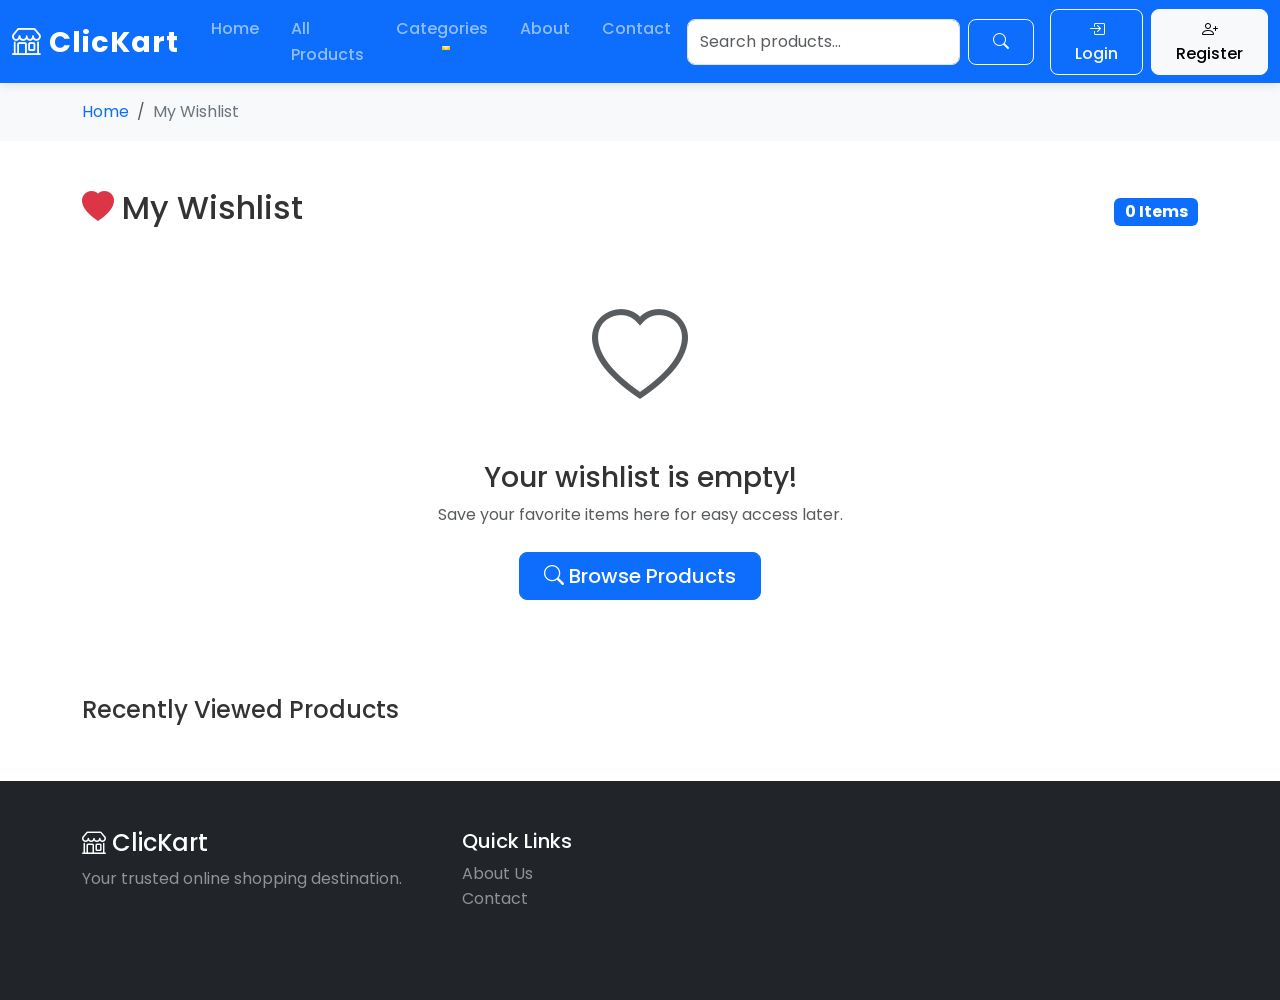
<file: html/wishlist.html>
<!DOCTYPE html>
<html lang="en">
<head>
    <meta charset="UTF-8">
    <meta name="viewport" content="width=device-width, initial-scale=1.0">
    <title>My Wishlist - ClicKart</title>
    <link href="https://cdn.jsdelivr.net/npm/bootstrap@5.3.2/dist/css/bootstrap.min.css" rel="stylesheet">
    <link rel="stylesheet" href="https://cdn.jsdelivr.net/npm/bootstrap-icons@1.11.1/font/bootstrap-icons.css">
    <link rel="stylesheet" href="/css/styles.css">
</head>
<body>
    <!-- Navigation Bar -->
    <nav class="navbar navbar-expand-lg navbar-dark bg-primary sticky-top">
        <div class="container-fluid">
            <a class="navbar-brand fw-bold" href="index.html">
                <i class="bi bi-shop"></i> ClicKart
            </a>
            
            <button class="navbar-toggler" type="button" data-bs-toggle="collapse" data-bs-target="#mainNav">
                <span class="navbar-toggler-icon"></span>
            </button>
            
            <div class="collapse navbar-collapse" id="mainNav">
                <ul class="navbar-nav me-auto mb-2 mb-lg-0">
                    <li class="nav-item">
                        <a class="nav-link" href="index.html">Home</a>
                    </li>
                    <li class="nav-item">
                        <a class="nav-link" href="products.html">All Products</a>
                    </li>
                    <li class="nav-item dropdown">
                        <a class="nav-link dropdown-toggle" href="#" data-bs-toggle="dropdown">
                            Categories
                        </a>
                        <ul class="dropdown-menu">
                            <li><a class="dropdown-item" href="products.html?category=electronics">
                                <i class="bi bi-phone"></i> Electronics
                            </a></li>
                            <li><a class="dropdown-item" href="products.html?category=fashion">
                                <i class="bi bi-bag"></i> Fashion
                            </a></li>
                            <li><a class="dropdown-item" href="products.html?category=footwear">
                                <i class="bi bi-bag-check"></i> Footwear
                            </a></li>
                            <li><a class="dropdown-item" href="products.html?category=home">
                                <i class="bi bi-house"></i> Home & Furniture
                            </a></li>
                            <li><a class="dropdown-item" href="products.html?category=beauty">
                                <i class="bi bi-heart"></i> Beauty & Care
                            </a></li>
                            <li><a class="dropdown-item" href="products.html?category=sports">
                                <i class="bi bi-trophy"></i> Sports & Fitness
                            </a></li>
                            <li><a class="dropdown-item" href="products.html?category=books">
                                <i class="bi bi-book"></i> Books & Stationery
                            </a></li>
                        </ul>
                    </li>
                    <li class="nav-item">
                        <a class="nav-link" href="about.html">About</a>
                    </li>
                    <li class="nav-item">
                        <a class="nav-link" href="contact.html">Contact</a>
                    </li>
                </ul>
                
                <!-- Search Bar -->
                <form class="d-flex me-3" onsubmit="searchProducts(event)">
                    <input class="form-control me-2" type="search" id="navSearchInput" placeholder="Search products..." style="min-width: 250px;">
                    <button class="btn btn-outline-light" type="submit">
                        <i class="bi bi-search"></i>
                    </button>
                </form>
                
                <!-- User Actions - Logged Out -->
                <div class="d-flex gap-2" id="loggedOutNav">
                    <button class="btn btn-outline-light" data-bs-toggle="modal" data-bs-target="#loginModal">
                        <i class="bi bi-box-arrow-in-right"></i> Login
                    </button>
                    <button class="btn btn-light" data-bs-toggle="modal" data-bs-target="#registerModal">
                        <i class="bi bi-person-plus"></i> Register
                    </button>
                </div>

                <!-- User Actions - Logged In -->
                <div class="dropdown" id="loggedInNav" style="display: none;">
                    <button class="btn btn-light dropdown-toggle" type="button" data-bs-toggle="dropdown">
                        <i class="bi bi-person-circle"></i> <span id="userNameDisplay">User</span>
                    </button>
                    <ul class="dropdown-menu dropdown-menu-end">
                        <li><h6 class="dropdown-header">Hello, <span id="userNameDropdown">User</span>!</h6></li>
                        <li><hr class="dropdown-divider"></li>
                        <li><a class="dropdown-item" href="#" onclick="viewProfile()">
                            <i class="bi bi-person"></i> My Account
                        </a></li>
                        <li><a class="dropdown-item position-relative" href="wishlist.html">
                            <i class="bi bi-heart"></i> My Wishlist
                            <span id="wishlistBadge" class="position-absolute top-50 end-0 translate-middle-y badge rounded-pill bg-danger me-2">0</span>
                        </a></li>
                        <li><a class="dropdown-item position-relative" href="cart.html">
                            <i class="bi bi-cart3"></i> My Cart
                            <span id="cartBadge" class="position-absolute top-50 end-0 translate-middle-y badge rounded-pill bg-danger me-2">0</span>
                        </a></li>
                        <li><a class="dropdown-item" href="#" onclick="viewOrders()">
                            <i class="bi bi-box-seam"></i> My Orders
                        </a></li>
                        <li><hr class="dropdown-divider"></li>
                        <li><a class="dropdown-item text-danger" href="#" onclick="logout()">
                            <i class="bi bi-box-arrow-right"></i> Logout
                        </a></li>
                    </ul>
                </div>
            </div>
        </div>
    </nav>

    <!-- Breadcrumb -->
    <section class="py-3 bg-light">
        <div class="container">
            <nav aria-label="breadcrumb">
                <ol class="breadcrumb mb-0">
                    <li class="breadcrumb-item"><a href="index.html">Home</a></li>
                    <li class="breadcrumb-item active">My Wishlist</li>
                </ol>
            </nav>
        </div>
    </section>

    <!-- Wishlist Section -->
    <section class="py-5">
        <div class="container">
            <div class="d-flex justify-content-between align-items-center mb-4">
                <h2><i class="bi bi-heart-fill text-danger"></i> My Wishlist</h2>
                <div>
                    <span class="badge bg-primary fs-6"><span id="wishlistCount">0</span> Items</span>
                </div>
            </div>

            <!-- Wishlist Actions -->
            <div id="wishlistActions" class="mb-4 d-none">
                <div class="d-flex gap-2">
                    <button class="btn btn-success" onclick="addAllToCart()">
                        <i class="bi bi-cart-plus"></i> Add All to Cart
                    </button>
                    <button class="btn btn-outline-danger" onclick="clearWishlist()">
                        <i class="bi bi-trash"></i> Clear Wishlist
                    </button>
                    <button class="btn btn-outline-primary" onclick="shareWishlist()">
                        <i class="bi bi-share"></i> Share Wishlist
                    </button>
                </div>
            </div>

            <!-- Wishlist Items Container -->
            <div id="wishlistItemsContainer" class="row row-cols-1 row-cols-sm-2 row-cols-md-3 row-cols-lg-4 g-4">
                <!-- Wishlist items loaded by JavaScript -->
            </div>

            <!-- Empty Wishlist State -->
            <div id="emptyWishlist" class="text-center py-5 d-none">
                <i class="bi bi-heart text-muted" style="font-size: 6rem;"></i>
                <h3 class="mt-4">Your wishlist is empty!</h3>
                <p class="text-muted mb-4">Save your favorite items here for easy access later.</p>
                <a href="products.html" class="btn btn-primary btn-lg">
                    <i class="bi bi-search"></i> Browse Products
                </a>
            </div>

            <!-- Wishlist Tips -->
            <div id="wishlistTips" class="mt-5 d-none">
                <div class="row">
                    <div class="col-md-4 mb-3">
                        <div class="card h-100 border-0 bg-light">
                            <div class="card-body text-center">
                                <i class="bi bi-bell text-primary fs-1 mb-3"></i>
                                <h5>Price Drop Alerts</h5>
                                <p class="text-muted small">Get notified when items in your wishlist go on sale</p>
                            </div>
                        </div>
                    </div>
                    <div class="col-md-4 mb-3">
                        <div class="card h-100 border-0 bg-light">
                            <div class="card-body text-center">
                                <i class="bi bi-share text-success fs-1 mb-3"></i>
                                <h5>Share with Friends</h5>
                                <p class="text-muted small">Share your wishlist with family and friends</p>
                            </div>
                        </div>
                    </div>
                    <div class="col-md-4 mb-3">
                        <div class="card h-100 border-0 bg-light">
                            <div class="card-body text-center">
                                <i class="bi bi-cart-plus text-warning fs-1 mb-3"></i>
                                <h5>Quick Add to Cart</h5>
                                <p class="text-muted small">Move items to cart when you're ready to buy</p>
                            </div>
                        </div>
                    </div>
                </div>
            </div>

            <!-- Recently Viewed -->
            <div class="mt-5">
                <h4 class="mb-4">Recently Viewed Products</h4>
                <div id="recentlyViewed" class="row row-cols-2 row-cols-md-4 g-3">
                    <!-- Recently viewed products loaded by JS -->
                </div>
            </div>
        </div>
    </section>

    <!-- Footer -->
    <footer class="bg-dark text-white py-5">
        <div class="container">
            <div class="row">
                <div class="col-lg-4 mb-4">
                    <h4><i class="bi bi-shop"></i> ClicKart</h4>
                    <p class="text-white-50">Your trusted online shopping destination.</p>
                </div>
                <div class="col-lg-2 col-md-6 mb-4">
                    <h5>Quick Links</h5>
                    <ul class="list-unstyled">
                        <li><a href="about.html" class="text-white-50 text-decoration-none">About Us</a></li>
                        <li><a href="contact.html" class="text-white-50 text-decoration-none">Contact</a></li>
                    </ul>
                </div>
            </div>
        </div>
    </footer>

    <!-- Login Modal -->
    <div class="modal fade" id="loginModal" tabindex="-1">
        <div class="modal-dialog modal-dialog-centered">
            <div class="modal-content">
                <div class="modal-header">
                    <h5 class="modal-title"><i class="bi bi-box-arrow-in-right"></i> Login</h5>
                    <button type="button" class="btn-close" data-bs-dismiss="modal"></button>
                </div>
                <div class="modal-body">
                    <form id="loginForm" onsubmit="handleLogin(event)">
                        <div class="mb-3">
                            <input type="email" class="form-control" id="loginEmail" placeholder="Email" required>
                        </div>
                        <div class="mb-3">
                            <input type="password" class="form-control" id="loginPassword" placeholder="Password" required>
                        </div>
                        <button type="submit" class="btn btn-primary w-100">Login</button>
                    </form>
                    <div class="text-center mt-3">
                        <p class="mb-0">Don't have an account? 
                            <a href="#" data-bs-dismiss="modal" data-bs-toggle="modal" data-bs-target="#registerModal">Register here</a>
                        </p>
                    </div>
                </div>
            </div>
        </div>
    </div>

    <!-- Register Modal -->
    <div class="modal fade" id="registerModal" tabindex="-1">
        <div class="modal-dialog modal-dialog-centered">
            <div class="modal-content">
                <div class="modal-header">
                    <h5 class="modal-title"><i class="bi bi-person-plus"></i> Create Account</h5>
                    <button type="button" class="btn-close" data-bs-dismiss="modal"></button>
                </div>
                <div class="modal-body">
                    <form id="registerForm" onsubmit="handleRegister(event)">
                        <div class="mb-3">
                            <input type="text" class="form-control" id="registerName" placeholder="Full Name" required>
                        </div>
                        <div class="mb-3">
                            <input type="email" class="form-control" id="registerEmail" placeholder="Email" required>
                        </div>
                        <div class="mb-3">
                            <input type="tel" class="form-control" id="registerPhone" placeholder="Phone" pattern="[0-9]{10}" required>
                        </div>
                        <div class="mb-3">
                            <input type="password" class="form-control" id="registerPassword" placeholder="Password" minlength="6" required>
                        </div>
                        <div class="mb-3">
                            <input type="password" class="form-control" id="registerConfirmPassword" placeholder="Confirm Password" required>
                        </div>
                        <button type="submit" class="btn btn-primary w-100">Create Account</button>
                    </form>
                    <div class="text-center mt-3">
                        <p class="mb-0">Already have an account? 
                            <a href="#" data-bs-dismiss="modal" data-bs-toggle="modal" data-bs-target="#loginModal">Login here</a>
                        </p>
                    </div>
                </div>
            </div>
        </div>
    </div>

    <!-- Toast -->
    <div class="position-fixed bottom-0 end-0 p-3" style="z-index: 11">
        <div id="liveToast" class="toast hide">
            <div class="toast-header bg-success text-white">
                <strong class="me-auto">Success</strong>
                <button type="button" class="btn-close btn-close-white" data-bs-dismiss="toast"></button>
            </div>
            <div class="toast-body" id="toastMessage"></div>
        </div>
    </div>

    <script src="https://cdn.jsdelivr.net/npm/bootstrap@5.3.2/dist/js/bootstrap.bundle.min.js"></script>
    <script src="/js/products-data.js"></script>
    <script src="/js/script.js"></script>
    <script>
        document.addEventListener('DOMContentLoaded', function() {
            displayWishlistPage();
        });
    </script>
</body>
</html>
</file>
<file: css/styles.css>
/* ========================================
   ClicKart E-commerce Website Styles
   Complete CSS with Account System
   ======================================== */

/* ===== Import Fonts ===== */
@import url('https://fonts.googleapis.com/css2?family=Poppins:wght@300;400;500;600;700;800&display=swap');

/* ===== Global Styles ===== */
* {
    margin: 0;
    padding: 0;
    box-sizing: border-box;
}

:root {
    --primary-color: #0d6efd;
    --secondary-color: #6c757d;
    --success-color: #198754;
    --danger-color: #dc3545;
    --warning-color: #ffc107;
    --info-color: #0dcaf0;
    --light-color: #f8f9fa;
    --dark-color: #212529;
}

body {
    font-family: 'Poppins', sans-serif;
    line-height: 1.6;
    color: #333;
    overflow-x: hidden;
    scroll-behavior: smooth;
}

/* ===== Navbar Customization ===== */
.navbar {
    transition: all 0.3s ease;
    box-shadow: 0 2px 10px rgba(0, 0, 0, 0.1);
}

.navbar-brand {
    font-size: 1.8rem;
    font-weight: 700;
    letter-spacing: 1px;
    transition: transform 0.3s ease;
}

.navbar-brand:hover {
    transform: scale(1.05);
}

.navbar .nav-link {
    position: relative;
    font-weight: 500;
    padding: 0.5rem 1rem !important;
    transition: color 0.3s ease;
}

.navbar .nav-link::after {
    content: '';
    position: absolute;
    bottom: 0;
    left: 50%;
    transform: translateX(-50%);
    width: 0;
    height: 2px;
    background: var(--warning-color);
    transition: width 0.3s ease;
}

.navbar .nav-link:hover::after,
.navbar .nav-link.active::after {
    width: 70%;
}

.navbar .nav-link:hover {
    color: var(--warning-color) !important;
}

.navbar .dropdown-menu {
    border: none;
    box-shadow: 0 5px 15px rgba(0, 0, 0, 0.2);
    animation: fadeInDown 0.3s ease;
}

@keyframes fadeInDown {
    from {
        opacity: 0;
        transform: translateY(-10px);
    }
    to {
        opacity: 1;
        transform: translateY(0);
    }
}

/* ===== User Profile Dropdown ===== */
.dropdown-menu-end {
    min-width: 250px;
}

.dropdown-header {
    font-weight: 600;
    color: var(--primary-color);
    font-size: 1rem;
}

.dropdown-item {
    padding: 0.75rem 1.5rem;
    transition: all 0.3s ease;
}

.dropdown-item:hover {
    background-color: #f8f9fa;
    padding-left: 2rem;
}

.dropdown-item i {
    width: 20px;
    margin-right: 10px;
}

.dropdown-item.text-danger:hover {
    background-color: #fee;
}

/* Badge in dropdown */
.dropdown-item .badge {
    font-size: 0.7rem;
    padding: 0.25rem 0.5rem;
}

/* ===== Hero Section ===== */
.hero-section {
    position: relative;
    overflow: hidden;
}

.hero-slide {
    min-height: 500px;
    display: flex;
    align-items: center;
    position: relative;
    padding: 80px 0;
}

.hero-slide-1 {
    background: linear-gradient(135deg, #667eea 0%, #764ba2 100%);
}

.hero-slide-2 {
    background: linear-gradient(135deg, #f093fb 0%, #f5576c 100%);
}

.hero-slide-3 {
    background: linear-gradient(135deg, #4facfe 0%, #00f2fe 100%);
}

.hero-slide::before {
    content: '';
    position: absolute;
    top: -50%;
    right: -20%;
    width: 800px;
    height: 800px;
    background: rgba(255, 255, 255, 0.1);
    border-radius: 50%;
    animation: float 6s ease-in-out infinite;
}

@keyframes float {
    0%, 100% {
        transform: translateY(0px) rotate(0deg);
    }
    50% {
        transform: translateY(-30px) rotate(180deg);
    }
}

/* ===== Background Gradient Utilities ===== */
.bg-gradient-primary {
    background: linear-gradient(135deg, #667eea 0%, #764ba2 100%);
}

/* ===== Section Headings ===== */
.section-heading {
    font-weight: 700;
    font-size: 2.5rem;
    position: relative;
    display: inline-block;
    padding-bottom: 15px;
}

.section-heading::after {
    content: '';
    position: absolute;
    bottom: 0;
    left: 50%;
    transform: translateX(-50%);
    width: 80px;
    height: 4px;
    background: linear-gradient(90deg, #667eea, #764ba2);
    border-radius: 2px;
}

/* ===== Category Cards ===== */
.category-card {
    background: white;
    border-radius: 15px;
    padding: 2rem;
    transition: all 0.3s ease;
    box-shadow: 0 3px 10px rgba(0, 0, 0, 0.1);
    cursor: pointer;
}

.category-card:hover {
    transform: translateY(-10px);
    box-shadow: 0 10px 30px rgba(0, 0, 0, 0.15);
}

.category-icon {
    font-size: 4rem;
    margin-bottom: 1rem;
}

/* ===== Product Cards ===== */
.product-card {
    border: none;
    border-radius: 15px;
    overflow: hidden;
    transition: all 0.4s cubic-bezier(0.175, 0.885, 0.32, 1.275);
    box-shadow: 0 5px 15px rgba(0, 0, 0, 0.1);
    height: 100%;
    background: white;
    position: relative;
}

.product-card:hover {
    transform: translateY(-15px);
    box-shadow: 0 20px 40px rgba(0, 0, 0, 0.2);
}

.product-card .card-img-top {
    height: 250px;
    object-fit: cover;
    transition: transform 0.5s ease;
}

.product-card:hover .card-img-top {
    transform: scale(1.1);
}

.product-card .card-body {
    padding: 1.5rem;
}

.product-card .badge {
    position: absolute;
    top: 10px;
    right: 10px;
    z-index: 2;
    font-size: 0.75rem;
    padding: 0.5rem 0.75rem;
}

/* ===== Wishlist Button ===== */
.wishlist-btn {
    position: absolute;
    top: 10px;
    left: 10px;
    background: rgba(255, 255, 255, 0.9);
    border: none;
    width: 40px;
    height: 40px;
    border-radius: 50%;
    cursor: pointer;
    transition: all 0.3s ease;
    z-index: 2;
    display: flex;
    align-items: center;
    justify-content: center;
    font-size: 1.2rem;
}

.wishlist-btn:hover {
    background: #ff6b6b;
    color: white;
    transform: scale(1.1);
}

.wishlist-btn.active {
    background: #ff6b6b;
    color: white;
}

.wishlist-btn-large {
    position: absolute;
    top: 20px;
    right: 20px;
    background: rgba(255, 255, 255, 0.9);
    border: none;
    width: 50px;
    height: 50px;
    border-radius: 50%;
    cursor: pointer;
    transition: all 0.3s ease;
    z-index: 3;
    display: flex;
    align-items: center;
    justify-content: center;
    font-size: 1.5rem;
    box-shadow: 0 3px 10px rgba(0, 0, 0, 0.2);
}

.wishlist-btn-large:hover {
    background: #ff6b6b;
    color: white;
    transform: scale(1.1);
}

.wishlist-btn-large.active {
    background: #ff6b6b;
    color: white;
}

/* ===== Product Detail Page ===== */
.product-detail-title {
    font-size: 2rem;
    font-weight: 700;
    color: #333;
}

.main-image-container {
    position: relative;
    overflow: hidden;
    border-radius: 10px;
}

.thumbnail-img {
    border: 2px solid transparent;
    transition: all 0.3s ease;
}

.thumbnail-img:hover,
.thumbnail-img.active {
    border-color: var(--primary-color);
    transform: scale(1.05);
}

.rating-stars i {
    font-size: 1.2rem;
}

.price-section {
    background: #f8f9fa;
    padding: 1.5rem;
    border-radius: 10px;
}

/* Size Selector */
#sizeSelector .btn-group .btn {
    min-width: 50px;
}

/* Color Selector */
.color-btn {
    width: 40px;
    height: 40px;
    border-radius: 50%;
    border: 2px solid transparent;
    cursor: pointer;
    transition: all 0.3s ease;
    padding: 0;
}

.color-btn:hover,
.color-btn.active {
    border-color: #333;
    transform: scale(1.1);
}

.product-features i {
    font-size: 1.2rem;
}

/* ===== Cart Page Styles ===== */
.cart-item {
    background: white;
    border-radius: 10px;
    padding: 1.5rem;
    margin-bottom: 1rem;
    box-shadow: 0 2px 10px rgba(0, 0, 0, 0.1);
    transition: all 0.3s ease;
}

.cart-item:hover {
    box-shadow: 0 5px 20px rgba(0, 0, 0, 0.15);
}

.cart-item-img {
    width: 100px;
    height: 100px;
    object-fit: cover;
    border-radius: 8px;
}

.quantity-selector input {
    border-left: none;
    border-right: none;
}

.quantity-controls button {
    width: 35px;
    height: 35px;
    padding: 0;
    border-radius: 5px;
}

/* Cart Summary */
#cartSummary .card {
    border: none;
}

/* ===== Wishlist Page Styles ===== */
.wishlist-item-card {
    position: relative;
}

.remove-wishlist-btn {
    position: absolute;
    top: 10px;
    right: 10px;
    background: white;
    border: none;
    width: 35px;
    height: 35px;
    border-radius: 50%;
    box-shadow: 0 2px 5px rgba(0, 0, 0, 0.2);
    cursor: pointer;
    transition: all 0.3s ease;
    z-index: 2;
}

.remove-wishlist-btn:hover {
    background: var(--danger-color);
    color: white;
    transform: scale(1.1);
}

/* ===== Filter Sidebar ===== */
.filter-sidebar {
    position: sticky;
    top: 100px;
}

.filter-sidebar .form-check {
    margin-bottom: 0.5rem;
}

.filter-sidebar .form-check-input:checked {
    background-color: var(--primary-color);
    border-color: var(--primary-color);
}

/* ===== Feature Icons ===== */
.feature-icon {
    font-size: 3rem;
    margin-bottom: 1rem;
}

.feature-box {
    transition: all 0.3s ease;
    border-radius: 10px;
}

.feature-box:hover {
    transform: translateY(-10px);
    box-shadow: 0 10px 30px rgba(0, 0, 0, 0.1);
}

/* ===== Buttons ===== */
.btn {
    font-weight: 500;
    padding: 0.5rem 1.5rem;
    border-radius: 8px;
    transition: all 0.3s ease;
}

.btn:hover {
    transform: translateY(-2px);
    box-shadow: 0 5px 15px rgba(0, 0, 0, 0.2);
}

.btn:active {
    transform: translateY(0);
}

.btn-add-cart {
    width: 100%;
    background-color: var(--primary-color);
    color: white;
    border: none;
    padding: 0.75rem;
    border-radius: 8px;
    cursor: pointer;
    transition: all 0.3s ease;
    font-weight: 500;
}

.btn-add-cart:hover {
    background-color: #0b5ed7;
    transform: translateY(-2px);
}

/* ===== Badge Animations ===== */
@keyframes pulse {
    0% {
        transform: scale(1);
    }
    50% {
        transform: scale(1.15);
    }
    100% {
        transform: scale(1);
    }
}

.badge.pulse {
    animation: pulse 1s infinite;
}

/* ===== Modal Customization ===== */
.modal-content {
    border: none;
    border-radius: 15px;
    box-shadow: 0 10px 50px rgba(0, 0, 0, 0.3);
}

.modal-header {
    border-bottom: 1px solid #dee2e6;
    border-radius: 15px 15px 0 0;
}

.modal-footer {
    border-top: 1px solid #dee2e6;
}

/* ===== Toast Notification ===== */
.toast {
    border-radius: 10px;
    box-shadow: 0 5px 15px rgba(0, 0, 0, 0.3);
}

/* ===== Forms ===== */
.form-control:focus,
.form-select:focus {
    border-color: var(--primary-color);
    box-shadow: 0 0 0 0.25rem rgba(13, 110, 253, 0.25);
}

.form-control,
.form-select {
    border-radius: 8px;
    padding: 0.625rem 0.75rem;
}

/* ===== Footer ===== */
footer {
    background-color: var(--dark-color);
}

footer a {
    transition: color 0.3s ease;
}

footer a:hover {
    color: #fff !important;
}

.social-icons a {
    transition: all 0.3s ease;
    display: inline-block;
}

.social-icons a:hover {
    transform: translateY(-5px);
}

/* ===== Breadcrumb ===== */
.breadcrumb {
    background: transparent;
    padding: 0;
}

.breadcrumb-item a {
    text-decoration: none;
    color: var(--primary-color);
}

.breadcrumb-item.active {
    color: #6c757d;
}

/* ===== Empty States ===== */
.empty-cart-icon,
.empty-wishlist-icon {
    font-size: 6rem;
    color: #dee2e6;
}

/* ===== Product Tabs ===== */
.nav-tabs .nav-link {
    border: none;
    color: #6c757d;
    font-weight: 500;
    padding: 1rem 1.5rem;
}

.nav-tabs .nav-link.active {
    color: var(--primary-color);
    background: white;
    border-bottom: 3px solid var(--primary-color);
}

.nav-tabs .nav-link:hover {
    color: var(--primary-color);
}

.tab-content {
    background: white;
}

/* ===== Rating Breakdown ===== */
.progress {
    height: 8px;
}

.rating-breakdown .progress {
    border-radius: 10px;
}

/* ===== Review Items ===== */
.review-item {
    padding: 1.5rem 0;
}

.review-item:last-child {
    border-bottom: none !important;
}

/* ===== Stats Cards (About Page) ===== */
.stat-card {
    padding: 2rem;
    transition: all 0.3s ease;
}

.stat-card:hover {
    transform: translateY(-10px);
}

/* ===== Contact Page ===== */
.contact-info-card {
    transition: all 0.3s ease;
}

.contact-info-card:hover {
    transform: translateY(-5px);
    box-shadow: 0 10px 25px rgba(0, 0, 0, 0.15);
}

/* ===== Accordion Customization ===== */
.accordion-button:not(.collapsed) {
    background-color: #f8f9fa;
    color: var(--primary-color);
}

.accordion-button:focus {
    box-shadow: none;
    border-color: #dee2e6;
}

/* ===== Carousel Customization ===== */
.carousel-control-prev-icon,
.carousel-control-next-icon {
    width: 50px;
    height: 50px;
    background-size: 50%;
}

.carousel-indicators button {
    width: 12px;
    height: 12px;
    border-radius: 50%;
}

/* ===== Loading Spinner ===== */
.spinner-border-custom {
    width: 3rem;
    height: 3rem;
    border-width: 0.3rem;
}

/* ===== Scrollbar Styling ===== */
::-webkit-scrollbar {
    width: 10px;
}

::-webkit-scrollbar-track {
    background: #f1f1f1;
}

::-webkit-scrollbar-thumb {
    background: linear-gradient(135deg, #667eea, #764ba2);
    border-radius: 5px;
}

::-webkit-scrollbar-thumb:hover {
    background: #555;
}

/* ===== Utility Classes ===== */
.cursor-pointer {
    cursor: pointer;
}

.text-pink {
    color: #ff1493;
}

.bg-pink {
    background-color: #ff1493;
}

.text-gradient {
    background: linear-gradient(135deg, #667eea, #764ba2);
    -webkit-background-clip: text;
    background-clip: text;
    -webkit-text-fill-color: transparent;
}

.shadow-custom {
    box-shadow: 0 5px 20px rgba(0, 0, 0, 0.1);
}

/* ===== Animation Classes ===== */
.animate-fadeIn {
    animation: fadeIn 1s ease-out;
}

.animate-slideIn {
    animation: slideInRight 1s ease-out;
}

@keyframes fadeIn {
    from {
        opacity: 0;
    }
    to {
        opacity: 1;
    }
}

@keyframes slideInRight {
    from {
        opacity: 0;
        transform: translateX(50px);
    }
    to {
        opacity: 1;
        transform: translateX(0);
    }
}

/* ===== Responsive Design ===== */
@media (max-width: 992px) {
    .hero-slide {
        min-height: 400px;
        padding: 60px 0;
    }
    
    .section-heading {
        font-size: 2rem;
    }
    
    .product-card .card-img-top {
        height: 220px;
    }
    
    .filter-sidebar {
        position: relative;
        top: 0;
    }
}

@media (max-width: 768px) {
    .navbar-brand {
        font-size: 1.5rem;
    }
    
    .hero-slide {
        min-height: 350px;
        padding: 40px 0;
    }
    
    .hero-slide h1 {
        font-size: 2rem;
    }
    
    .section-heading {
        font-size: 1.75rem;
    }
    
    .product-card .card-img-top {
        height: 200px;
    }
    
    .cart-item-img {
        width: 80px;
        height: 80px;
    }
    
    .category-icon {
        font-size: 3rem;
    }
    
    .feature-icon {
        font-size: 2.5rem;
    }
}

@media (max-width: 576px) {
    .hero-slide h1 {
        font-size: 1.75rem;
    }
    
    .section-heading {
        font-size: 1.5rem;
    }
    
    .product-detail-title {
        font-size: 1.5rem;
    }
    
    .navbar .form-control {
        min-width: 150px !important;
    }
    
    .btn-lg {
        padding: 0.5rem 1rem;
        font-size: 1rem;
    }
}

/* ===== Print Styles ===== */
@media print {
    .navbar,
    .footer,
    .btn,
    .modal {
        display: none !important;
    }
}

/* ===== Additional Product Page Styles ===== */
.product-price {
    font-size: 1.75rem;
    font-weight: 700;
    color: var(--success-color);
}

.product-title {
    font-weight: 600;
    color: #333;
    margin-bottom: 0.5rem;
    font-size: 1.1rem;
}

/* ===== Image Zoom Effect ===== */
.main-image-container img {
    transition: transform 0.3s ease;
}

.main-image-container:hover img {
    transform: scale(1.05);
}

/* ===== Share Buttons ===== */
.share-buttons .btn {
    padding: 0.5rem 1rem;
}

/* ===== Social Icons Large (Contact Page) ===== */
.social-icons-large .btn {
    min-width: 150px;
    padding: 0.75rem 1.5rem;
}

/* ===== Card Hover Effects ===== */
.card {
    transition: all 0.3s ease;
}

.card:hover {
    box-shadow: 0 8px 25px rgba(0, 0, 0, 0.15);
}

/* ===== Input Group Styling ===== */
.input-group .form-control:focus {
    z-index: 3;
}

/* ===== List Group Custom ===== */
.list-group-item {
    border: 1px solid rgba(0, 0, 0, 0.125);
    transition: all 0.3s ease;
}

.list-group-item:hover {
    background-color: #f8f9fa;
}

/* ===== Table Styling ===== */
.table {
    border-radius: 10px;
    overflow: hidden;
}

.table thead {
    background-color: var(--light-color);
}

/* ===== Alert Custom ===== */
.alert {
    border-radius: 10px;
    border: none;
}

/* ===== Progress Bar ===== */
.progress {
    border-radius: 10px;
    background-color: #e9ecef;
}

.progress-bar {
    border-radius: 10px;
}

/* ===== Disabled State ===== */
.btn:disabled,
.form-control:disabled {
    opacity: 0.6;
    cursor: not-allowed;
}

/* ===== Selection Styling ===== */
::selection {
    background-color: var(--primary-color);
    color: white;
}

/* ===== Focus Visible ===== */
:focus-visible {
    outline: 2px solid var(--primary-color);
    outline-offset: 2px;
}

/* ===== Link Styling ===== */
a {
    text-decoration: none;
    transition: all 0.3s ease;
}

/* ===== Image Fluid ===== */
img {
    max-width: 100%;
    height: auto;
}

/* ===== Smooth Transitions ===== */
* {
    transition-timing-function: cubic-bezier(0.4, 0, 0.2, 1);
}
/* ===== Ensure Proper Navbar Display ===== */
#loggedOutNav {
    display: flex !important;
}

#loggedInNav {
    display: none !important;
}

/* When user is logged in (controlled by JS) */
#loggedInNav.show {
    display: block !important;
}

#loggedOutNav.hide {
    display: none !important;
}
</file>
